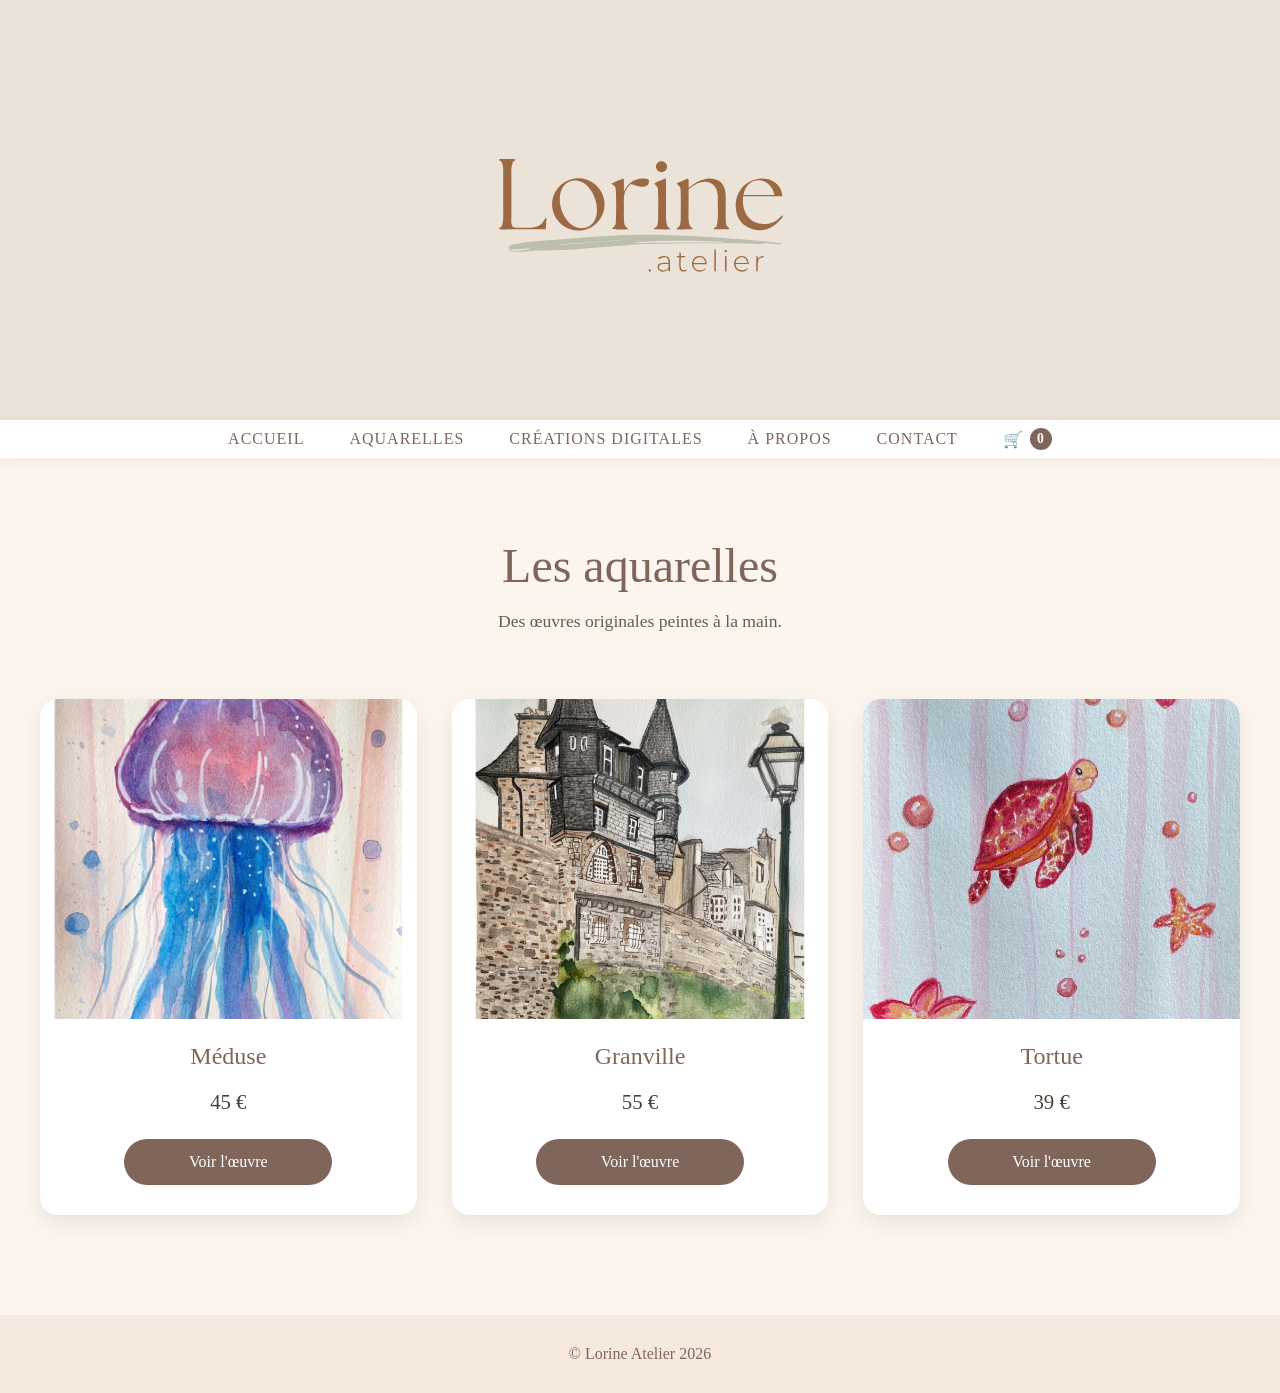
<file: aquarelles.html>
<!DOCTYPE html>
<html lang="fr">

<head>
    <meta charset="UTF-8">
    <meta name="viewport" content="width=device-width, initial-scale=1.0">
    <title>Aquarelles | Lorine Atelier</title>

    <link rel="stylesheet" href="css/style.css">
</head>

<div id="mini-cart" class="mini-cart">

    <h3>Votre panier</h3>

    <div id="mini-cart-items"></div>

</div>
    
<body>

<header>

    <img src="images/logo1.svg" alt="Logo Lorine Atelier" class="hero-logo">

</header>

<nav>

    <a href="index.html">Accueil</a>
    <a href="aquarelles.html">Aquarelles</a>
    <a href="#">Créations digitales</a>
    <a href="#">À propos</a>
    <a href="#">Contact</a>
    <a href="panier.html" id="cart-link">
        🛒 <span id="cart-count">0</span>
    </a>

</nav>

<section class="page-title">

    <h1>Les aquarelles</h1>

    <p>
        Des œuvres originales peintes à la main.
    </p>

</section>

<section class="products">

    <div class="product">

        <img src="images/meduse.JPG" alt="Aquarelle">

        <h2>Méduse</h2>

        <p class="price">45 €</p>

        <a href="meduse.html">Voir l'œuvre</a>

    </div>

    <div class="product">

        <img src="images/granville.JPEG" alt="Aquarelle">

        <h2>Granville</h2>

        <p class="price">55 €</p>

        <a href="granville.html">Voir l'œuvre</a>

    </div>

    <div class="product">

        <img src="images/tortue.JPG" alt="Aquarelle">

        <h2>Tortue</h2>

        <p class="price">39 €</p>

        <a href="tortue.html">Voir l'œuvre</a>

    </div>

</section>

<footer>

© Lorine Atelier 2026

</footer>

</body>
    

</html>
</file>
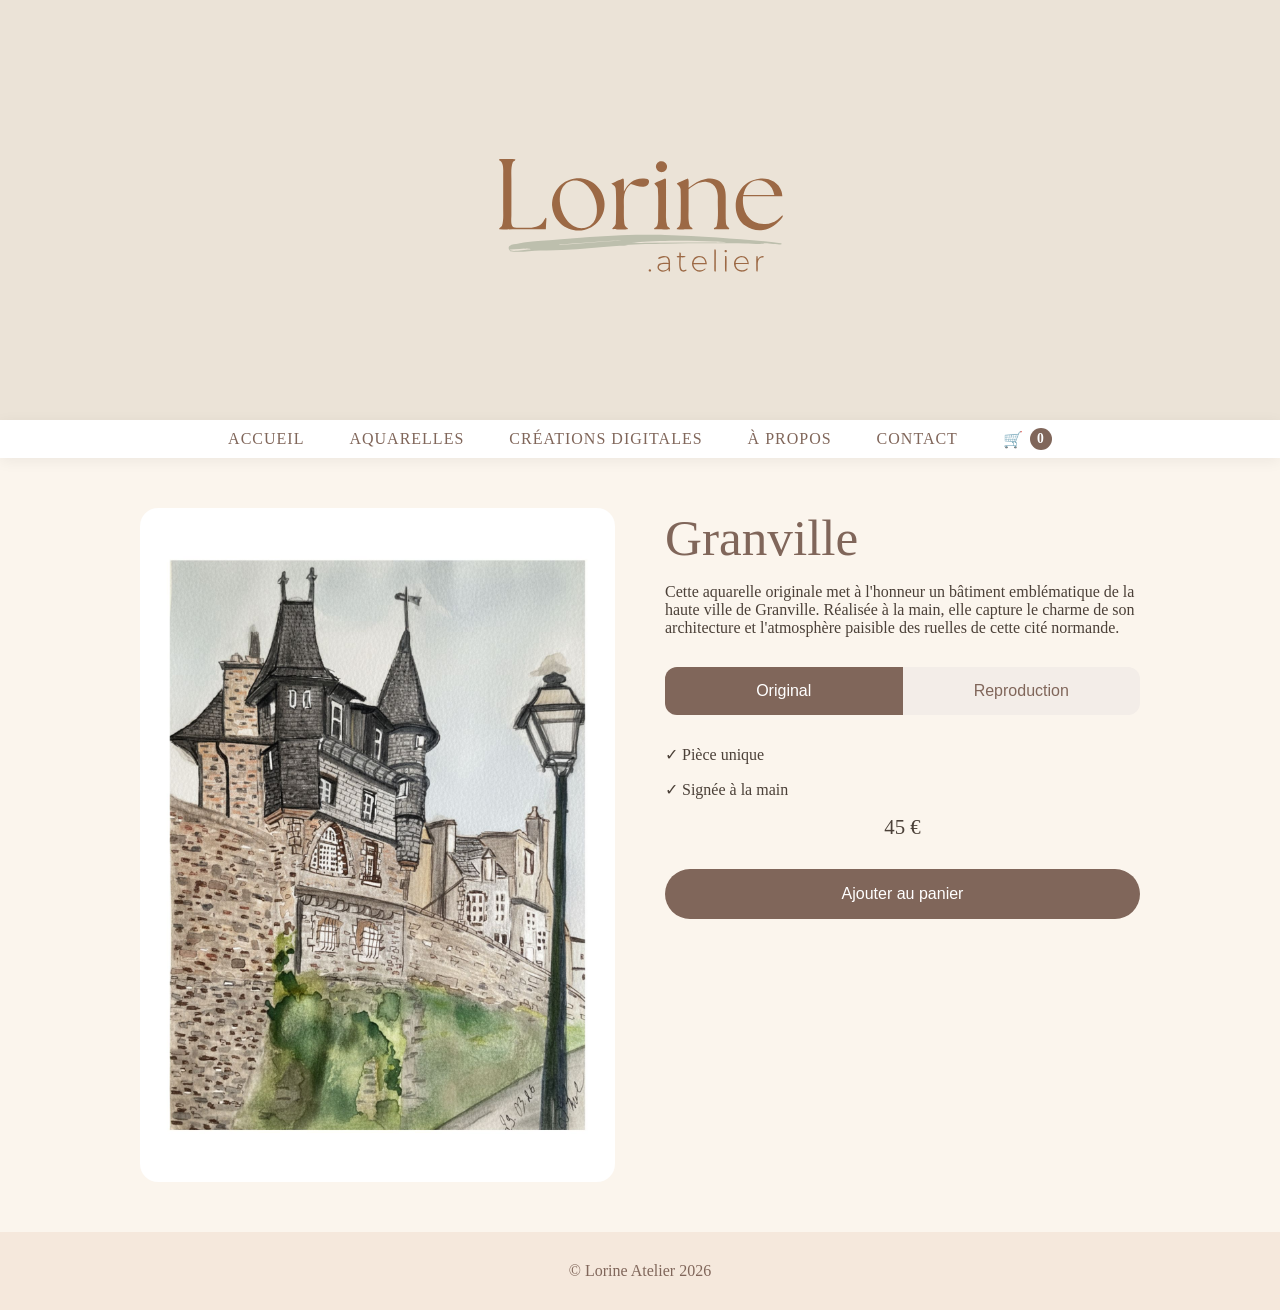
<file: granville.html>
<!DOCTYPE html>
<html lang="fr">

<head>
    <meta charset="UTF-8">
    <meta name="viewport" content="width=device-width, initial-scale=1.0">
    <title>Aquarelles | Lorine Atelier</title>

    <link rel="stylesheet" href="css/style.css">
</head>

<div id="toast">
    ✅ Ajouté au panier !
</div>

<div id="mini-cart" class="mini-cart">

    <h3>Votre panier</h3>

    <div id="mini-cart-items"></div>

</div>
    
<body>

<header>

    <img src="images/logo1.svg" alt="Logo Lorine Atelier" class="hero-logo">

</header>

<nav>

    <a href="index.html">Accueil</a>
    <a href="aquarelles.html">Aquarelles</a>
    <a href="#">Créations digitales</a>
    <a href="#">À propos</a>
    <a href="#">Contact</a>
    <a href="panier.html" id="cart-link">
        🛒 <span id="cart-count">0</span>
    </a>

</nav>



<section class="product-page">

    <div class="product-image">

        <img src="images/granville.JPEG" alt="Méduse">

    </div>

    <div class="product-info">

        <h1>Granville</h1>


        <p class="description">
            Cette aquarelle originale met à l'honneur un bâtiment emblématique de la haute ville de Granville.
            Réalisée à la main, elle capture le charme de son architecture et l'atmosphère paisible des ruelles de cette cité normande.
        </p>

       <div class="product-options">

    <div class="tabs">

        <button class="tab active" data-target="original">
            Original
        </button>

        <button class="tab" data-target="reproduction">
            Reproduction
        </button>

    </div>

    <div id="original" class="tab-content active">

        <p>✓ Pièce unique</p>
        <p>✓ Signée à la main</p>

        <p class="price">45 €</p>

    </div>

    <div id="reproduction" class="tab-content">

        <label>Sélectionnez votre reproduction :</label>

        <select id="format">

            <option value="18">A5 - 18 €</option>
            <option value="28" selected>A4 - 28 €</option>
            <option value="39">A3 - 39 €</option>

        </select>

        <p class="format-note">
    Impression sur papier de haute qualité.
        </p>
        
        <p class="price">
            <span id="repro-price">28 €</span>
        </p>

        

    </div>

</div>

<button class="buy-button" id="add-to-cart">
    Ajouter au panier
</button>


</section>

<footer>

© Lorine Atelier 2026

</footer>

    <script src="js/script.js"></script>
    <script src="js/cart.js"></script>
    
</body>
    

</html>
</file>
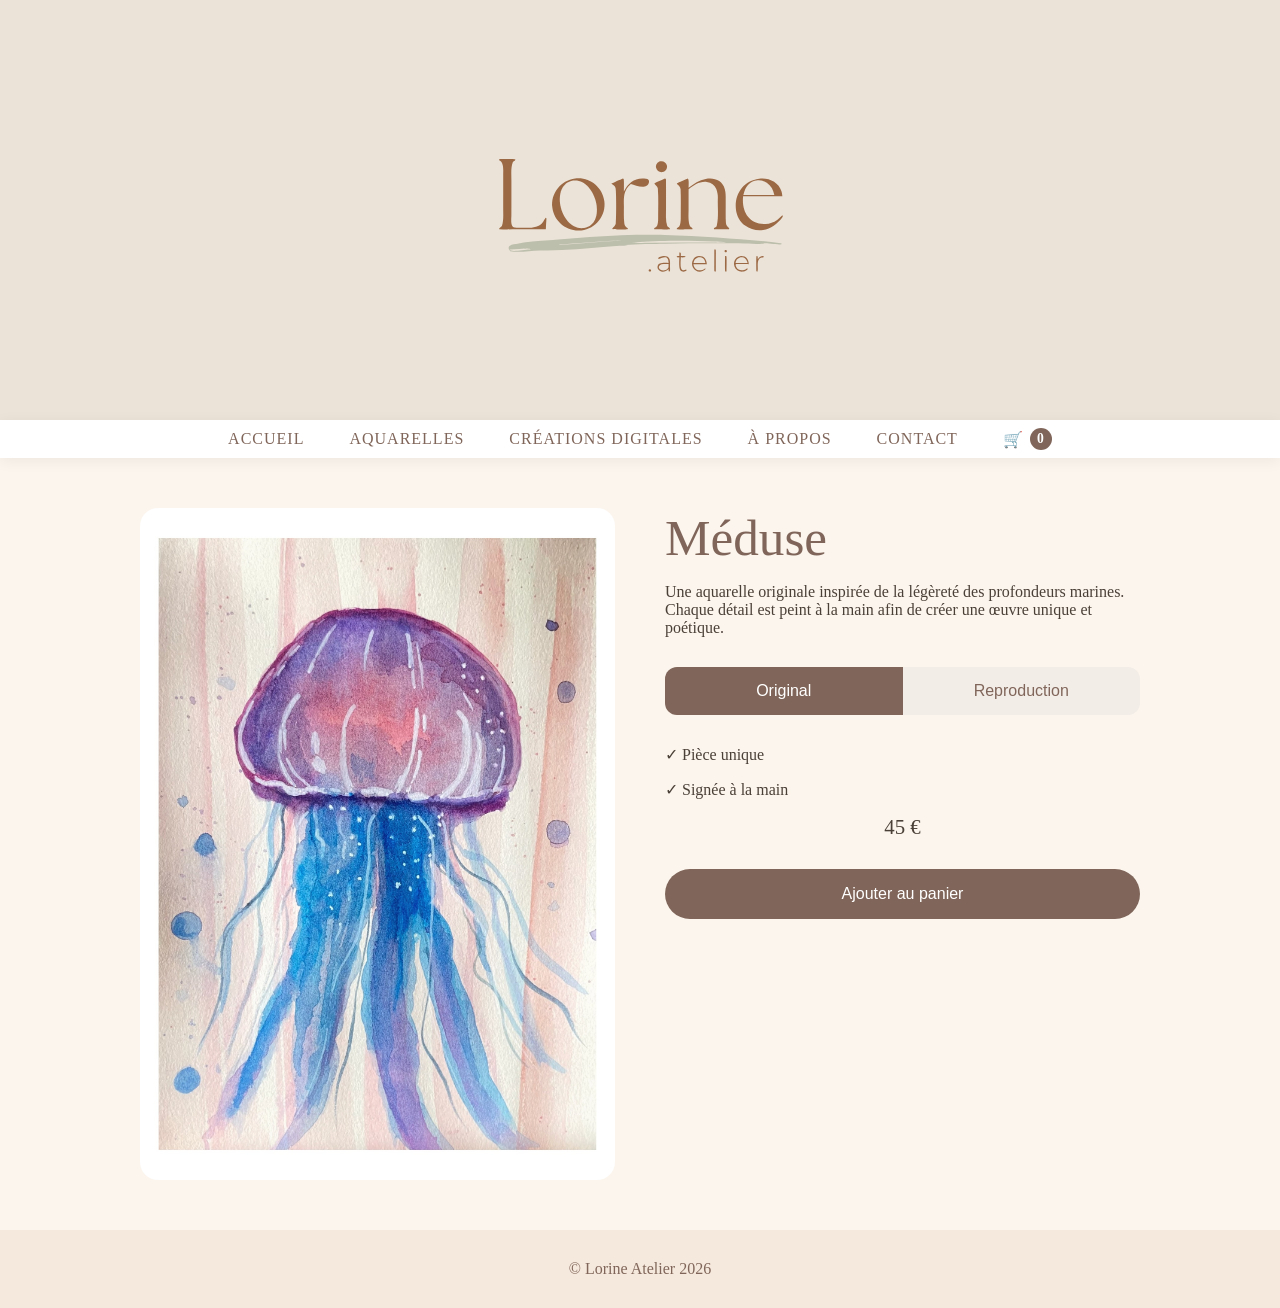
<file: meduse.html>
<!DOCTYPE html>
<html lang="fr">

<head>
    <meta charset="UTF-8">
    <meta name="viewport" content="width=device-width, initial-scale=1.0">
    <title>Aquarelles | Lorine Atelier</title>

    <link rel="stylesheet" href="css/style.css">
</head>

<div id="toast">
    ✅ Ajouté au panier !
</div>
<div id="mini-cart" class="mini-cart">

    <h3>Votre panier</h3>

    <div id="mini-cart-items"></div>

</div>
    
<body>

<header>

    <img src="images/logo1.svg" alt="Logo Lorine Atelier" class="hero-logo">

</header>

<nav>

    <a href="index.html">Accueil</a>
    <a href="aquarelles.html">Aquarelles</a>
    <a href="#">Créations digitales</a>
    <a href="#">À propos</a>
    <a href="#">Contact</a>
    <a href="panier.html" id="cart-link">
        🛒 <span id="cart-count">0</span>
    </a>

</nav>



<section class="product-page">

    <div class="product-image">

        <img src="images/meduse.JPG" alt="Méduse">

    </div>

    <div class="product-info">

        <h1>Méduse</h1>


        <p class="description">
            Une aquarelle originale inspirée de la légèreté des profondeurs marines.
            Chaque détail est peint à la main afin de créer une œuvre unique et poétique.
        </p>

       <div class="product-options">

    <div class="tabs">

        <button class="tab active" data-target="original">
            Original
        </button>

        <button class="tab" data-target="reproduction">
            Reproduction
        </button>

    </div>

    <div id="original" class="tab-content active">

        <p>✓ Pièce unique</p>
        <p>✓ Signée à la main</p>

        <p class="price">45 €</p>

    </div>

    <div id="reproduction" class="tab-content">

        <label>Sélectionnez votre reproduction :</label>

        <select id="format">

            <option value="18">A5 - 18 €</option>
            <option value="28" selected>A4 - 28 €</option>
            <option value="39">A3 - 39 €</option>

        </select>

        <p class="format-note">
    Impression sur papier de haute qualité.
        </p>
        
        <p class="price">
            <span id="repro-price">28 €</span>
        </p>


    </div>

</div>

<button class="buy-button" id="add-to-cart">
    Ajouter au panier
</button>


</section>

<footer>

© Lorine Atelier 2026

</footer>

    <script src="js/script.js"></script>
    <script src="js/cart.js"></script>
    
</body>
    

</html>
</file>
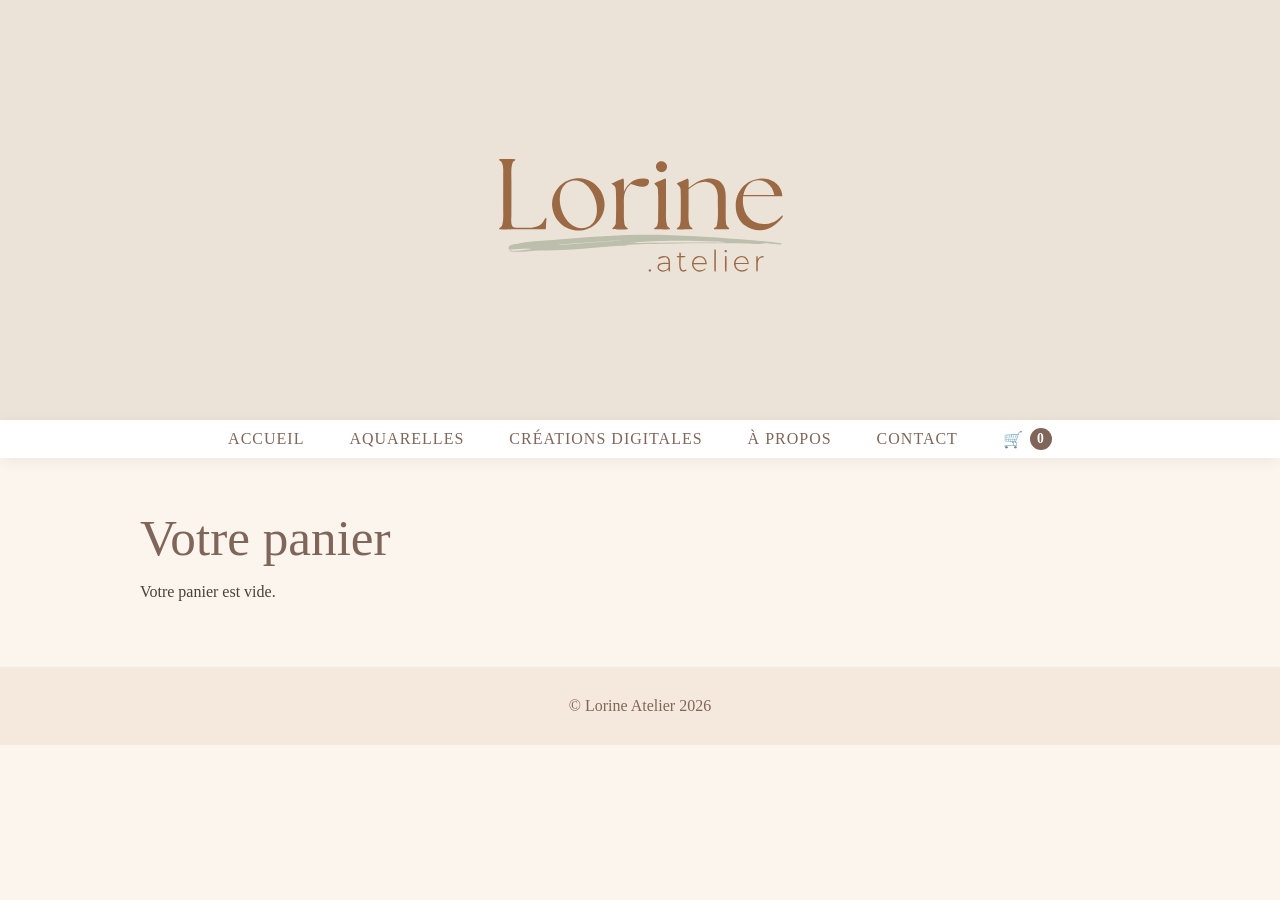
<file: panier.html>
<!DOCTYPE html>
<html lang="fr">

<head>
    <meta charset="UTF-8">
    <meta name="viewport" content="width=device-width, initial-scale=1.0">
    <title>Panier | Lorine Atelier</title>

    <link rel="stylesheet" href="css/style.css">
</head>


<body>

<header>

    <img src="images/logo1.svg" alt="Logo Lorine Atelier" class="hero-logo">

</header>

<nav>

    <a href="index.html">Accueil</a>
    <a href="aquarelles.html">Aquarelles</a>
    <a href="#">Créations digitales</a>
    <a href="#">À propos</a>
    <a href="#">Contact</a>
    <a href="panier.html" id="cart-link">
        🛒 <span id="cart-count">0</span>
    </a>

</nav>


<section class="cart-page">

    <h1>Votre panier</h1>

    <div id="cart-items">

        <p>Votre panier est vide.</p>

    </div>

</section>


<footer>

© Lorine Atelier 2026

</footer>

    <script src="js/script.js"></script>
    <script src="js/cart.js"></script>
    
</body>
    

</html>
</file>
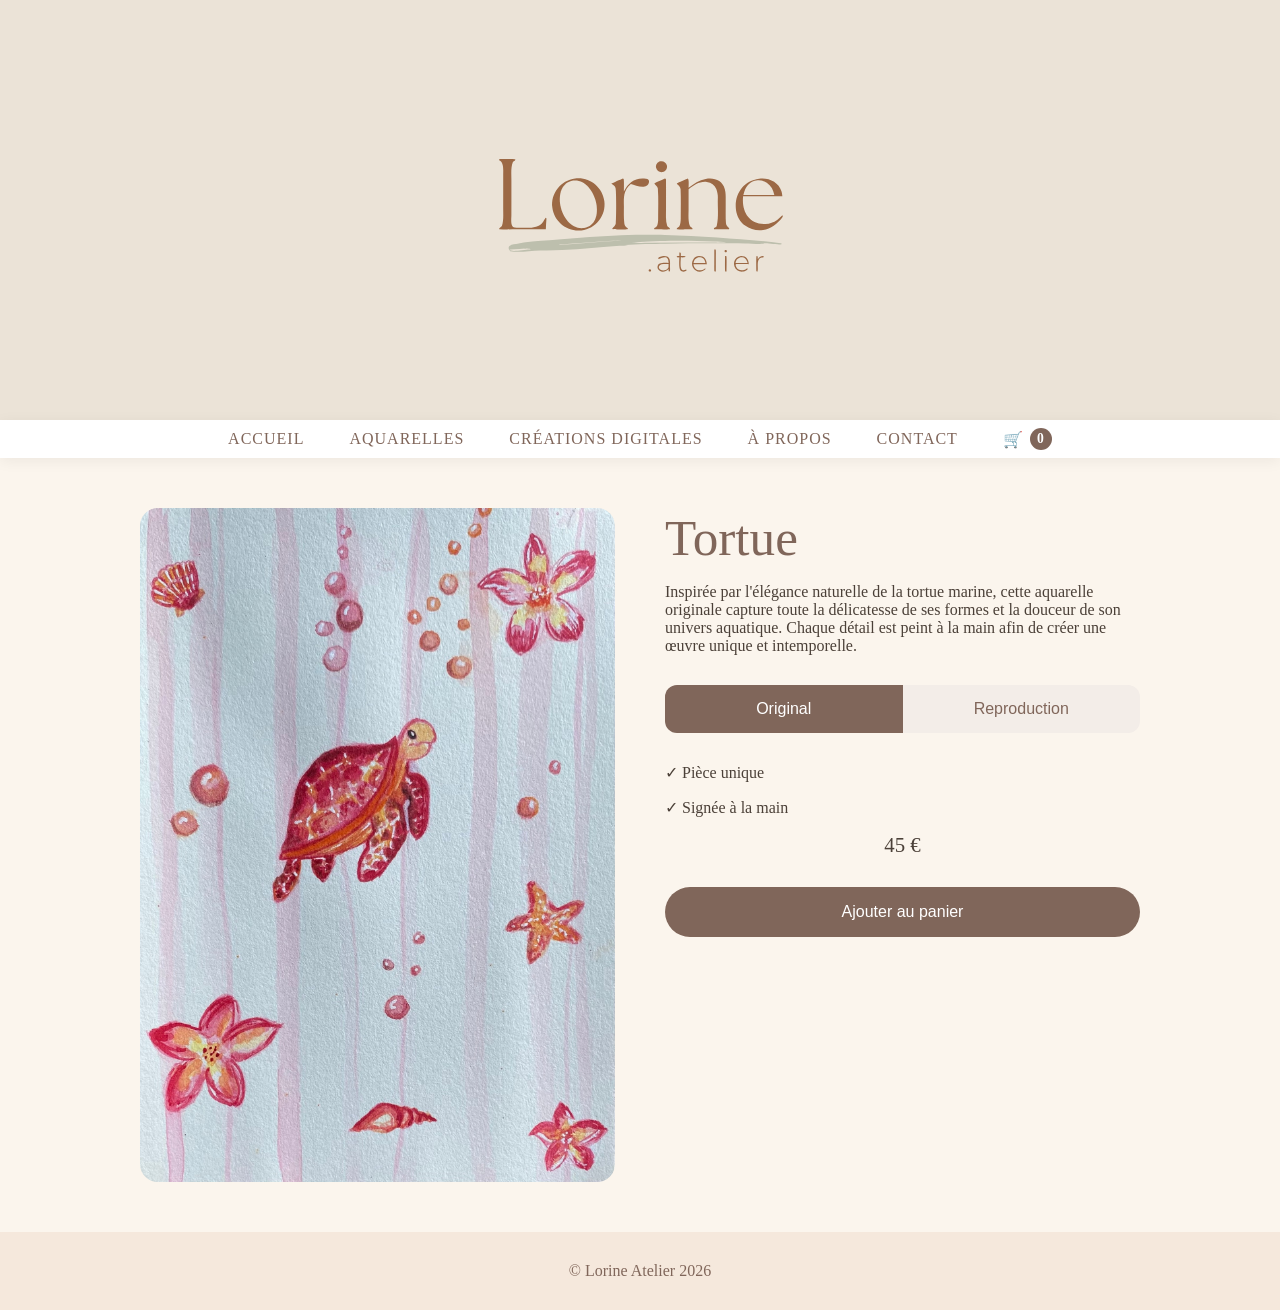
<file: tortue.html>
<!DOCTYPE html>
<html lang="fr">

<head>
    <meta charset="UTF-8">
    <meta name="viewport" content="width=device-width, initial-scale=1.0">
    <title>Aquarelles | Lorine Atelier</title>

    <link rel="stylesheet" href="css/style.css">
</head>

<div id="toast">
    ✅ Ajouté au panier !
</div>
<div id="mini-cart" class="mini-cart">

    <h3>Votre panier</h3>

    <div id="mini-cart-items"></div>

</div>
    
<body>

<header>

    <img src="images/logo1.svg" alt="Logo Lorine Atelier" class="hero-logo">

</header>

<nav>

    <a href="index.html">Accueil</a>
    <a href="aquarelles.html">Aquarelles</a>
    <a href="#">Créations digitales</a>
    <a href="#">À propos</a>
    <a href="#">Contact</a>
    <a href="panier.html" id="cart-link">
        🛒 <span id="cart-count">0</span>
    </a>

</nav>



<section class="product-page">

    <div class="product-image">

        <img src="images/tortue.JPG" alt="Méduse">

    </div>

    <div class="product-info">

        <h1>Tortue</h1>


        <p class="description">
          Inspirée par l'élégance naturelle de la tortue marine, cette aquarelle originale capture toute la délicatesse de ses formes et la douceur de son univers aquatique.
          Chaque détail est peint à la main afin de créer une œuvre unique et intemporelle.
        </p>

       <div class="product-options">

    <div class="tabs">

        <button class="tab active" data-target="original">
            Original
        </button>

        <button class="tab" data-target="reproduction">
            Reproduction
        </button>

    </div>

    <div id="original" class="tab-content active">

        <p>✓ Pièce unique</p>
        <p>✓ Signée à la main</p>

        <p class="price">45 €</p>

    </div>

    <div id="reproduction" class="tab-content">

        <label>Sélectionner votre reproduction :</label>

        <select id="format">

            <option value="18">A5 - 18 €</option>
            <option value="28" selected>A4 - 28 €</option>
            <option value="39">A3 - 39 €</option>

        </select>

        <p class="format-note">
    Impression sur papier de haute qualité.
        </p>
        
        <p class="price">
            <span id="repro-price">28 €</span>
        </p>

    </div>

</div>

<button class="buy-button" id="add-to-cart">
    Ajouter au panier
</button>


</section>

<footer>

© Lorine Atelier 2026

</footer>

    <script src="js/script.js"></script>
    <script src="js/cart.js"></script>
    
</body>
    

</html>
</file>
<file: css/style.css>
body {
    margin: 0;
    font-family: Georgia, serif;
    background: #fbf5ed;
    color: #4b4038;
}

header{
    background:#EBE3D7;
    text-align:center;
    padding:0;
}

h1 {
    font-size: 3.2rem;
    font-weight: normal;
    margin: 0;
    color: #80665a;
}

.subtitle {
    font-size: 1.2rem;
    margin-top: 15px;
}

nav{
    display:flex;
    justify-content:center;
    align-items:center;
    gap:45px;
    padding:8px 20px;
    background:white;
    position:sticky;
    top:0;
    box-shadow:0 3px 15px rgba(0,0,0,.06);
    z-index:1000;
}

nav a{
    color:#80665a;
    text-decoration:none;
    font-size:1rem;
    letter-spacing:1px;
    text-transform:uppercase;
    transition:.3s;
}

nav a:hover{

    color:#b58c74;

}

section {
    max-width: 1000px;
    margin: auto;
    padding: 50px 20px;
}

.intro {
    text-align: center;
    font-size: 1.1rem;
    line-height: 1.7;
}

.gallery {
    display: flex;
    gap: 25px;
    justify-content: center;
    flex-wrap: wrap;
}

.card {
    background: white;
    width: 260px;
    padding: 25px;
    border-radius: 18px;
    text-align: center;
    box-shadow: 0 8px 25px rgba(120, 90, 70, 0.12);
}

.card h2 {
    color: #927565;
    font-weight: normal;
}

footer {
    text-align: center;
    padding: 30px;
    background: #f5e8dc;
    color: #80665a;
}

.card img{
    width:100%;
    height:320px;
    object-fit:cover;
    border-radius:12px;
    margin-bottom:15px;
}

.card{
    transition:0.3s;
}

.card:hover{
    transform:translateY(-8px);
}

.hero-logo{
    display:block;
    width:95vw;
    max-width:none;
    height:420px;
    object-fit:contain;
    margin:0 auto;
}

.hero{
    height:70vh;
    min-height:500px;
    display:flex;
    justify-content:center;
    align-items:center;
    text-align:center;
    background:
        linear-gradient(rgba(245,237,228,.45), rgba(245,237,228,.45)),
        url("../images/hero.jpg");
    background-size:cover;
    background-position:center;
}

.hero-content{
    max-width:700px;
}

.hero h2{
    font-size:3rem;
    font-weight:normal;
    color:#80665a;

}

.hero p{
    font-size:1.2rem;
    line-height:1.8;
    margin:30px 0;
}

.hero-button{
    display:inline-block;
    padding:16px 34px;
    background:#80665a;
    color:white;
    text-decoration:none;
    border-radius:50px;
    transition:.3s;
}

.card img{
    width:100%;
    height:220px;
    object-fit:cover;
    border-radius:12px;
    margin-bottom:20px;

}

.card{
    transition:.3s;

}

.card:hover{
    transform:translateY(-8px);
    box-shadow:0 18px 40px rgba(0,0,0,.12);

}

.card-button{
    display:inline-block;
    margin-top:15px;
    color:#80665a;
    text-decoration:none;
    font-weight:bold;

}

.hero-button:hover{
    background:#a17f6e;
}

.values{
    display:flex;
    justify-content:center;
    gap:40px;
    flex-wrap:wrap;

    max-width:1100px;
    margin:80px auto;

    padding:0 20px;
}

.value{
    flex:1;
    min-width:250px;

    background:white;

    padding:30px;

    border-radius:18px;

    text-align:center;

    box-shadow:0 8px 25px rgba(120,90,70,.08);
}

.value h3{
    color:#80665a;
    font-weight:normal;
}

.value p{
    line-height:1.8;
}



/* ========================= */
/* PAGE AQUARELLES */
/* ========================= */

.page-title{
    text-align:center;
    padding:80px 20px 50px;
}

.page-title h1{
    font-size:3rem;
    font-weight:normal;
    color:#80665a;
    margin-bottom:10px;
}

.page-title p{
    font-size:1.1rem;
    color:#6d5a4f;
}

.products{
    max-width:1200px;
    margin:0 auto 100px;
    padding:0 20px;
    display:grid;
    grid-template-columns:repeat(auto-fit,minmax(280px,1fr));
    gap:35px;
}

.product{
    background:white;
    border-radius:18px;
    overflow:hidden;
    box-shadow:0 8px 25px rgba(0,0,0,.08);
    transition:0.3s;
}

.product:hover{
    transform:translateY(-8px);
    box-shadow:0 18px 40px rgba(0,0,0,.12);
}

.product img{
    width:100%;
    height:320px;
    object-fit:cover;
}

.product h2{
    text-align:center;
    color:#80665a;
    font-weight:normal;
    margin-top:20px;
}

.price{
    text-align:center;
    font-size:1.3rem;
    color:#4b4038;
    margin:10px 0 25px;
}

.product a{
    display:block;
    width:180px;
    margin:0 auto 30px;
    padding:14px;
    text-align:center;
    background:#80665a;
    color:white;
    text-decoration:none;
    border-radius:40px;
    transition:.3s;
}

.product a:hover{
    background:#9a7d6c;
}

.tabs{
    display:flex;
    margin-bottom:30px;
}

.tab{
    flex:1;
    padding:15px;
    border:none;
    background:#f3ede8;
    color:#80665a;
    cursor:pointer;
    font-size:1rem;
    transition:.3s;
}

.tab.active{
    background:#80665a;
    color:white;
}

.tab:first-child{
    border-radius:12px 0 0 12px;
}

.tab:last-child{
    border-radius:0 12px 12px 0;
}

.product-options{
    margin:30px 0;
}

#reproduction select{
    width:100%;
    padding:12px;
    margin:20px 0;
    border-radius:10px;
    border:1px solid #ddd;
    font-size:1rem;
}

.buy-button{
    display:block;
    width:100%;
    padding:16px;
    margin-top:30px;

    background:#80665a;
    color:white;

    border:none;
    border-radius:50px;

    font-size:1rem;
    cursor:pointer;

    transition:.3s;
}

.buy-button:hover{
    background:#9a7d6c;
}

.format-label{

    display:block;
    margin-bottom:10px;
    font-size:.95rem;
    font-weight:600;
    color:#4b4038;

}

#format{

    width:100%;
    padding:14px 18px;
    border:1px solid #d8cdc5;
    border-radius:18px;
    background:#fff;
    color:#4b4038;
    font-family:inherit;
    font-size:1rem;
    cursor:pointer;
    transition:all .25s ease;
    appearance:none;
    -webkit-appearance:none;
    -moz-appearance:none;
    padding-right:50px;

}

#format{

    background-image:url("data:image/svg+xml,%3Csvg xmlns='http://www.w3.org/2000/svg' width='18' height='18' fill='%2380665a' viewBox='0 0 16 16'%3E%3Cpath d='M8 11 3 6h10z'/%3E%3C/svg%3E");
    background-repeat:no-repeat;
    background-position:right 18px center;

}

#format:hover{

    border-color:#80665a;

}

#format:focus{

    outline:none;
    border-color:#80665a;
    box-shadow:0 0 0 4px rgba(128,102,90,.12);

}

.format-note{

    margin-top:8px;
    font-size:.82rem;
    color:#9a8f86;

}

/* ========================= */
/* PAGE PRODUIT */
/* ========================= */

.product-page{

    display:flex;
    gap:50px;
    align-items:flex-start;

}

.product-image{

    flex:1;

}

.product-image img{

    width:100%;
    max-width:500px;
    height:auto;
    border-radius:18px;
    display:block;

}

.product-info{

    flex:1;

}


/* ========================= */
/* JAVA SCRIPT */
/* ========================= */

.tab-content{
    display:none;
}

.tab-content.active{
    display:block;
}


.quantity-controls{

    display:flex;
    justify-content:center;
    align-items:center;
    gap:15px;
    margin:15px 0;

}

.quantity-controls button{

    width:35px;
    height:35px;
    border:none;
    border-radius:50%;
    background:#80665a;
    color:white;
    cursor:pointer;
    font-size:1.2rem;
    transition:.3s;

}

.quantity-controls button:hover{
    background:#a17f6e;

}

.cart-item{

    display:flex;
    align-items:center;
    gap:20px;
    background:white;
    padding:20px;
    margin-bottom:20px;
    border-radius:18px;
    box-shadow:0 8px 20px rgba(0,0,0,.08);

}

.cart-image{

    width:120px;
    height:120px;
    object-fit:cover;
    border-radius:12px;

}


#cart-link{

    display:flex;
    align-items:center;
    gap:6px;
    font-weight:bold;

}

#cart-count{

    background:#80665a;
    color:white;
    width:22px;
    height:22px;
    border-radius:50%;
    display:flex;
    justify-content:center;
    align-items:center;
    font-size:.85rem;

}


/* ========================= */
/* TOAST */
/* ========================= */

#toast{

    position:fixed;
    bottom:30px;
    right:30px;
    background:80665a;
    color:white;
    padding:18px 28px;
    border-radius:12px;
    box-shadow:0 8px 25px rgba(0,0,0,.2);
    opacity:0;
    transform:translateY(30px);
    transition:.35s;
    pointer-events:none;
    z-index:9999;

}

#toast.show{

    opacity:1;
    transform:translateY(0);

}


/* ========================= */
/* MINI PANIER */
/* ========================= */

.mini-cart{

    position:fixed;
    top:80px;
    right:20px;
    width:320px;
    background:white;
    border-radius:18px;
    box-shadow:0 10px 30px rgba(0,0,0,.15);
    padding:20px;
    display:none;
    z-index:9999;

}

.mini-cart.open{

    display:block;

}

.mini-cart h3{
    
    margin-top:0;
    color:#80665a;

}

.mini-cart-button{

    display:block;
    margin-top:20px;
    text-align:center;
    padding:12px;
    background:#80665a;
    color:white;
    text-decoration:none;
    border-radius:30px;

}


.mini-cart-item{
    
    display:flex;
    gap:15px;
    align-items:center;
    margin-bottom:15px;
    padding-bottom:15px;
    border-bottom:1px solid #eee;

}

.mini-cart-item img{

    width:65px;
    height:65px;
    object-fit:cover;
    border-radius:10px;

}

.mini-cart-info{

    flex:1;
    color:#4b4038;
    line-height:1.5;
    font-size:.95rem;

}


.mini-cart-actions {
    display: flex;
    gap: 10px;
    margin-top: 20px;
}

.clear-cart-btn,
.view-cart-btn {

    flex: 1;
    padding: 12px;
    border-radius: 30px;
    text-align: center;
    text-decoration: none;
    font-family: inherit;
    font-size: .95rem;
    font-weight: 600;
    cursor: pointer;
    transition: .25s;

}

.clear-cart-btn{

    background:white;
    color:#80665a;
    border:2px solid #80665a;

}

.clear-cart-btn:hover{

    background:#f5f0ed;

}

.view-cart-btn{

    background:#80665a;
    color:white;

}

.view-cart-btn:hover{

    background:#9a7d6c;

}

.mini-qty{

    display:flex;
    align-items:center;
    gap:14px;
    margin-top:10px;

}

.mini-qty button{

    background:none;
    border:none;
    padding:0;
    font-size:1.2rem;
    font-weight:300;
    color:#8d7d72;
    cursor:pointer;
    transition:all .2s ease;

}

.mini-qty button:hover{
    
    color:#80665a;
    transform:scale(1.15);

}

.mini-qty span{

    min-width:20px;
    text-align:center;
    font-size:1rem;
    font-weight:500;
    color:#4b4038;

}

.mini-qty small{
    color:#a69a91;
    font-size:.75rem;
    margin-right:6px;
}
</file>
